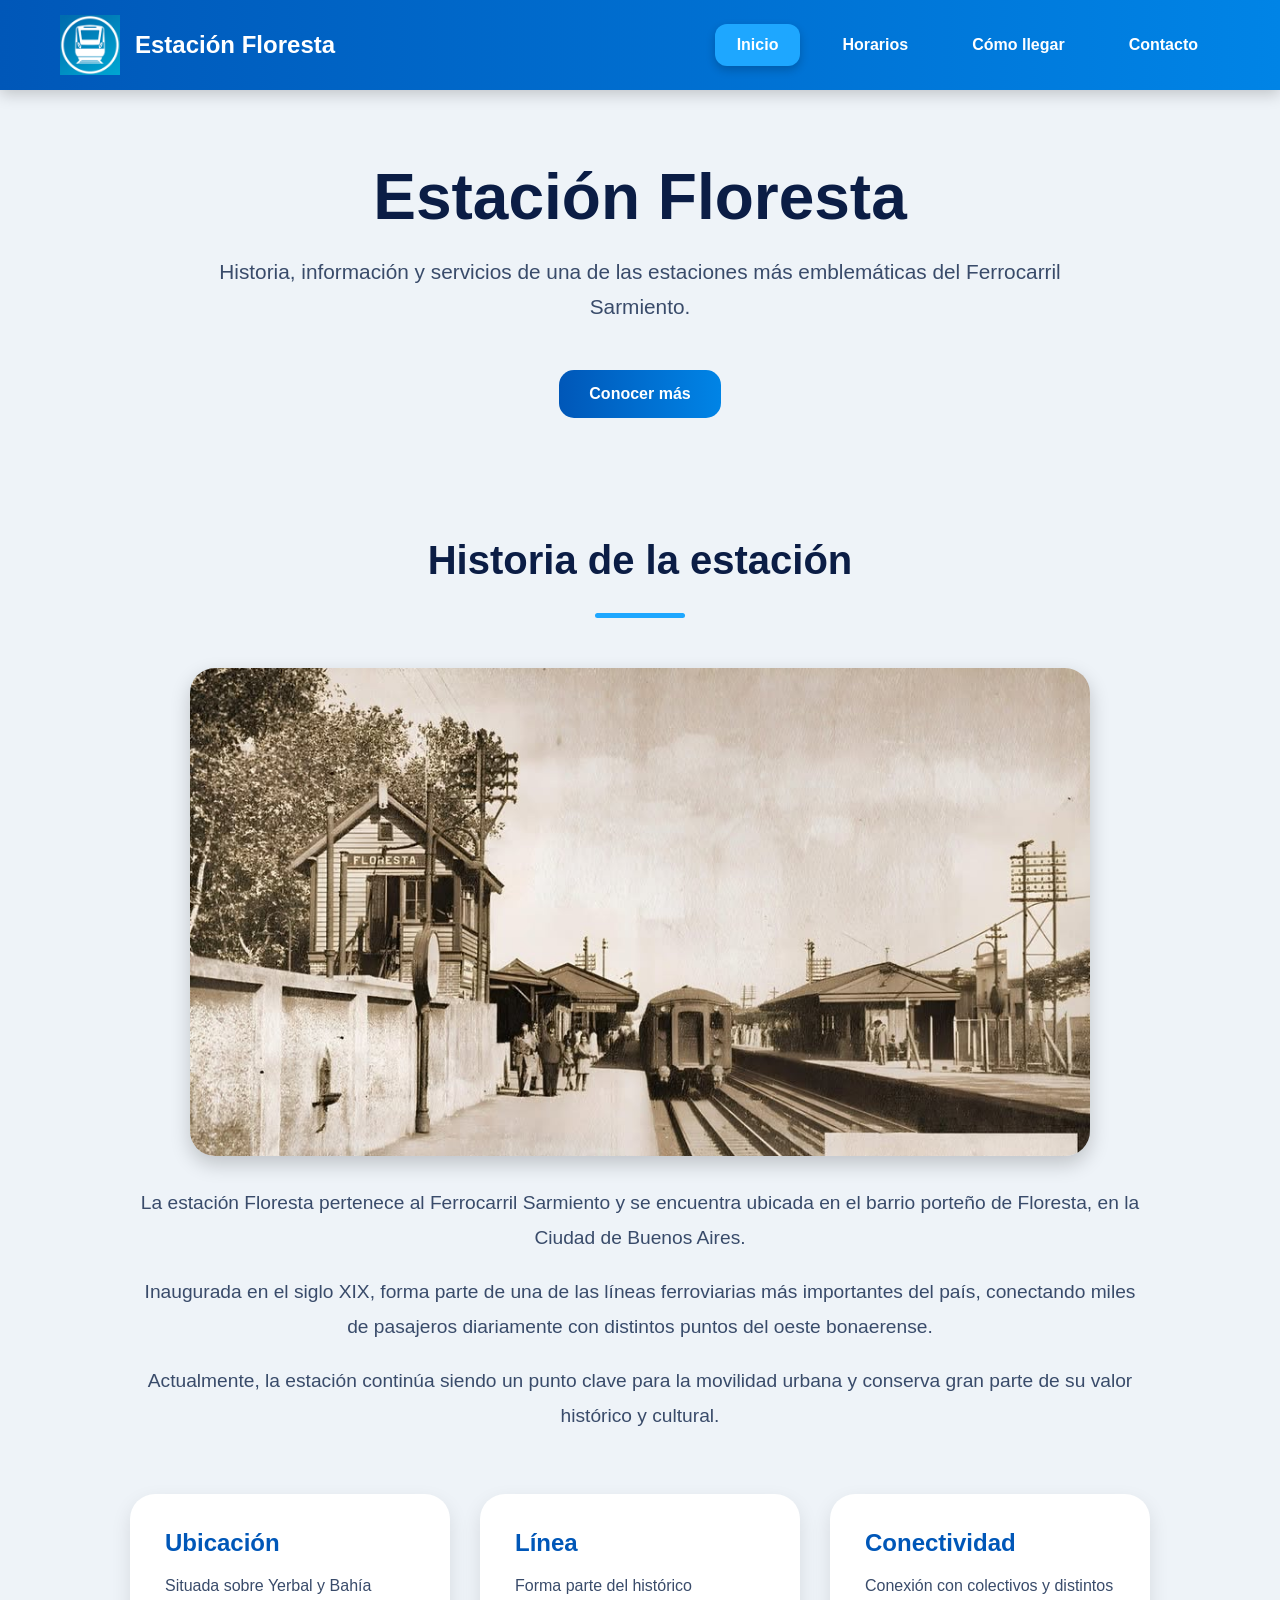
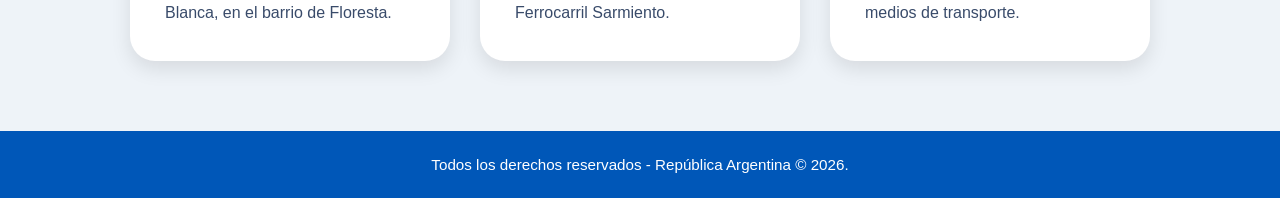
<file: index.html>
<!DOCTYPE html>
<html lang="es">

<head>
    <meta charset="UTF-8">
    <meta name="viewport"
    content="width=device-width, initial-scale=1.0">

    <title>Estación Floresta</title>
    <link rel="stylesheet" href="styles.css">
</head>

<body>
    <div class="contenedorPrincipal">

        <!-- NAVBAR -->
        <header>
            <nav class="navbar">

                <!-- LOGO -->
                <div class="logo">
                    <img src="img/image.png"
                    alt="Logo Estación Floresta">
                    <h2>Estación Floresta</h2>
                </div>

                <!-- LINKS -->
                <ul class="nav-links">
                    <li>
                        <a class="active"
                        href="index.html">
                            Inicio
                        </a>
                    </li>

                    <li>
                        <a href="Horarios.html">
                            Horarios
                        </a>
                    </li>

                    <li>
                        <a href="ComoLlegar.html">
                            Cómo llegar
                        </a>
                    </li>

                    <li>
                        <a href="Contacto.html">
                            Contacto
                        </a>
                    </li>

                </ul>

            </nav>

        </header>
        <!-- HERO -->
        <section class="hero">

            <div class="hero-contenido">

                <h1>
                    Estación Floresta
                </h1>

                <p>
                    Historia, información y servicios
                    de una de las estaciones más
                    emblemáticas del Ferrocarril
                    Sarmiento.
                </p>

                <a href="#historia"
                class="boton">
                    Conocer más
                </a>

            </div>

        </section>

        <!-- HISTORIA -->

        <section class="historia"
        id="historia">

            <h2>
                Historia de la estación
            </h2>

            <div class="linea"></div>

   <img src="img/floresta-antigua.jpg"
    alt="Estación Floresta antigua"
    class="imagen-historia">

            <p>
                La estación Floresta pertenece al
                Ferrocarril Sarmiento y se encuentra
                ubicada en el barrio porteño de
                Floresta, en la Ciudad de Buenos Aires.
            </p>

            <p>
                Inaugurada en el siglo XIX, forma parte
                de una de las líneas ferroviarias más
                importantes del país, conectando miles
                de pasajeros diariamente con distintos
                puntos del oeste bonaerense.
            </p>

            <p>
                Actualmente, la estación continúa siendo
                un punto clave para la movilidad urbana
                y conserva gran parte de su valor
                histórico y cultural.
            </p>

        </section>

        <!-- TARJETAS -->

        <section class="cards">

            <div class="card">

                <h3>
                    Ubicación
                </h3>

                <p>
                    Situada sobre Yerbal y Bahía Blanca,
                    en el barrio de Floresta.
                </p>

            </div>

            <div class="card">

                <h3>
                    Línea
                </h3>

                <p>
                    Forma parte del histórico
                    Ferrocarril Sarmiento.
                </p>

            </div>

            <div class="card">

                <h3>
                    Conectividad
                </h3>

                <p>
                    Conexión con colectivos y
                    distintos medios de transporte.
                </p>

            </div>

        </section>

        <!-- FOOTER -->

        <footer>

            Todos los derechos reservados -
            República Argentina © 2026.

        </footer>

    </div>

</body>

</html>
</file>
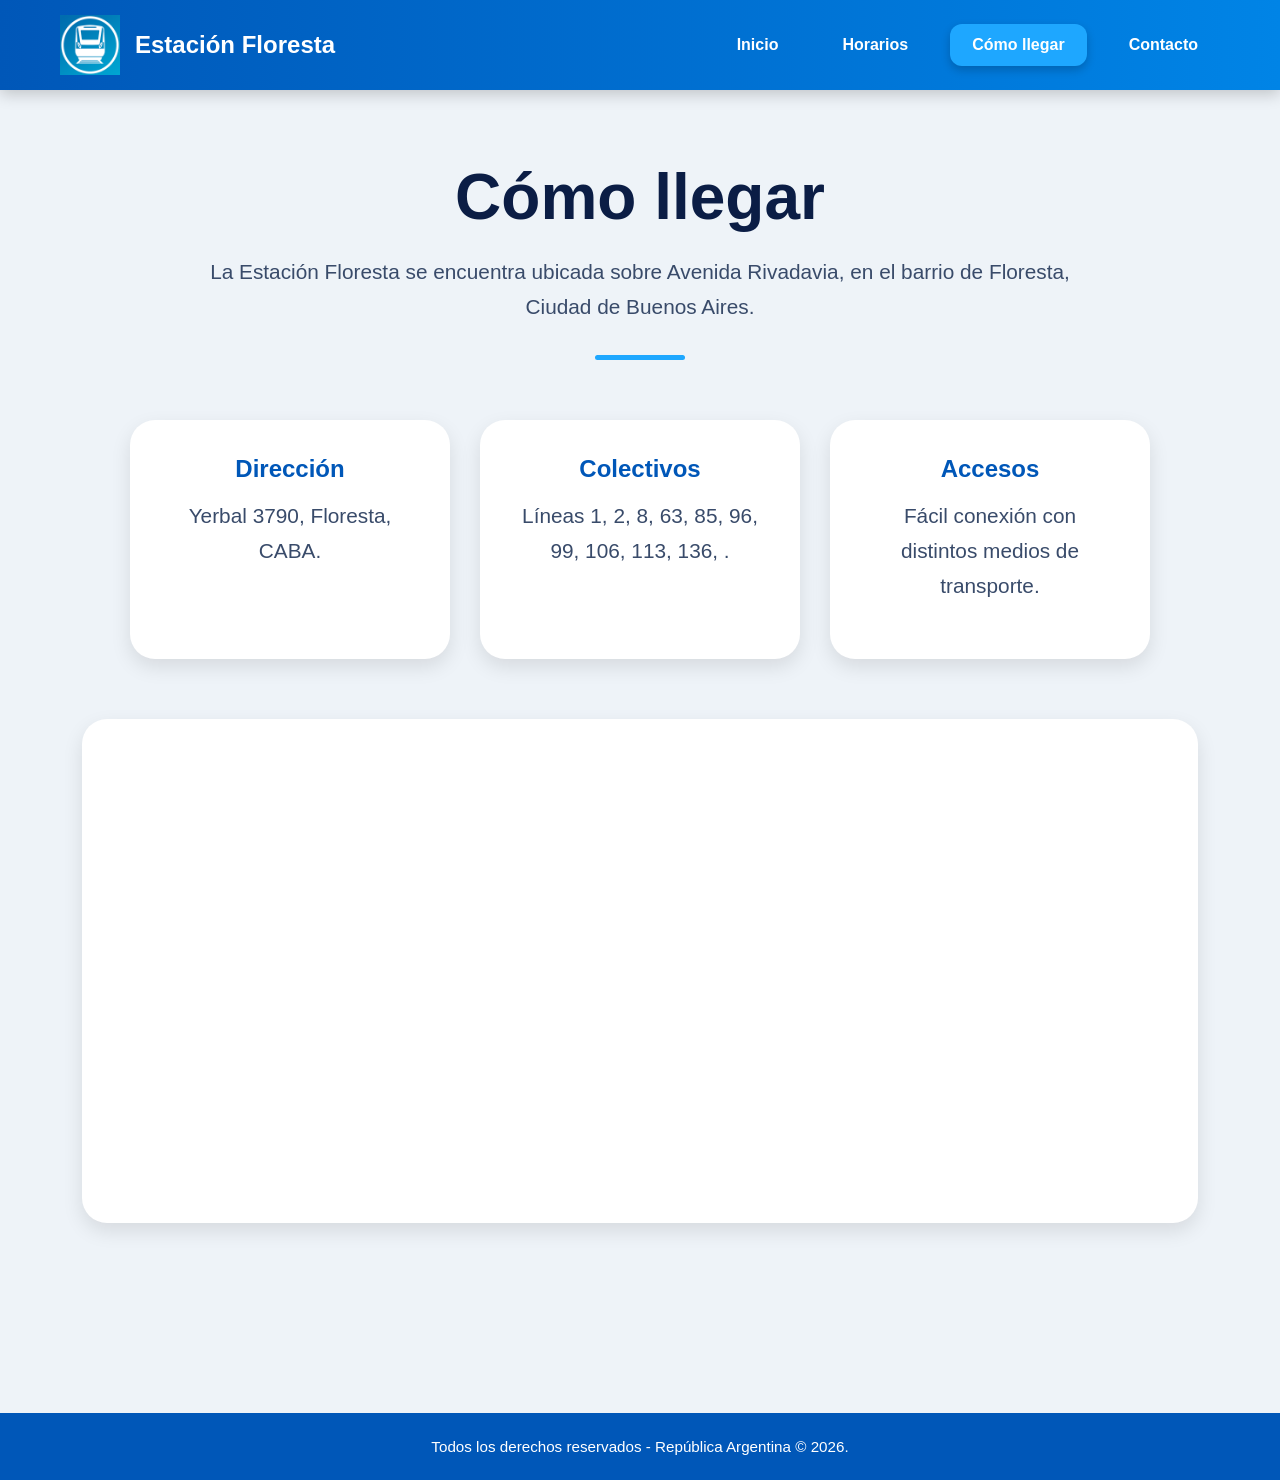
<file: Comollegar.html>
<!DOCTYPE html>
<html lang="es">

<head>

    <meta charset="UTF-8">

    <meta name="viewport"
    content="width=device-width, initial-scale=1.0">

    <title>Cómo llegar - Estación Floresta</title>

    <link rel="stylesheet" href="styles.css">

</head>

<body>

    <div class="contenedorPrincipal">

        <!-- NAVBAR -->

        <header>

            <nav class="navbar">

                <!-- LOGO -->

                <div class="logo">

                    <img src="img/image.png"
                    alt="Logo Estación Floresta">

                    <h2>Estación Floresta</h2>

                </div>

                <!-- LINKS -->

                <ul class="nav-links">

                    <li>
                        <a href="index.html">
                            Inicio
                        </a>
                    </li>

                    <li>
                        <a href="Horarios.html">
                            Horarios
                        </a>
                    </li>

                    <li>
                        <a class="active"
                        href="ComoLlegar.html">
                            Cómo llegar
                        </a>
                    </li>

                    <li>
                        <a href="Contacto.html">
                            Contacto
                        </a>
                    </li>

                </ul>

            </nav>

        </header>

        <!-- MAIN -->

        <main class="hero">

            <h1>
                Cómo llegar
            </h1>

            <p>
                La Estación Floresta se encuentra
                ubicada sobre Avenida Rivadavia,
                en el barrio de Floresta,
                Ciudad de Buenos Aires.
            </p>

            <div class="linea"></div>

            <!-- INFORMACION -->

            <section class="cards">

                <div class="card">

                    <h3>
                        Dirección
                    </h3>

                    <p>
                        Yerbal 3790,
                        Floresta, CABA.
                    </p>

                </div>

                <div class="card">

                    <h3>
                        Colectivos
                    </h3>

                    <p>
                        Líneas 1, 2, 8, 63, 85, 96, 99, 106, 113,
                        136, .
                    </p>

                </div>

                <div class="card">

                    <h3>
                        Accesos
                    </h3>

                    <p>
                        Fácil conexión con
                        distintos medios
                        de transporte.
                    </p>

                </div>

            </section>

            <!-- MAPA -->

            <div class="contenedor-mapa">

                <iframe
                src="https://www.google.com/maps?q=Estacion+Floresta&output=embed"
                width="100%"
                height="450"
                style="border:0;"
                allowfullscreen=""
                loading="lazy">
                </iframe>

            </div>

        </main>

        <!-- FOOTER -->

        <footer>

            Todos los derechos reservados -
            República Argentina © 2026.

        </footer>

    </div>

</body>

</html>
</file>
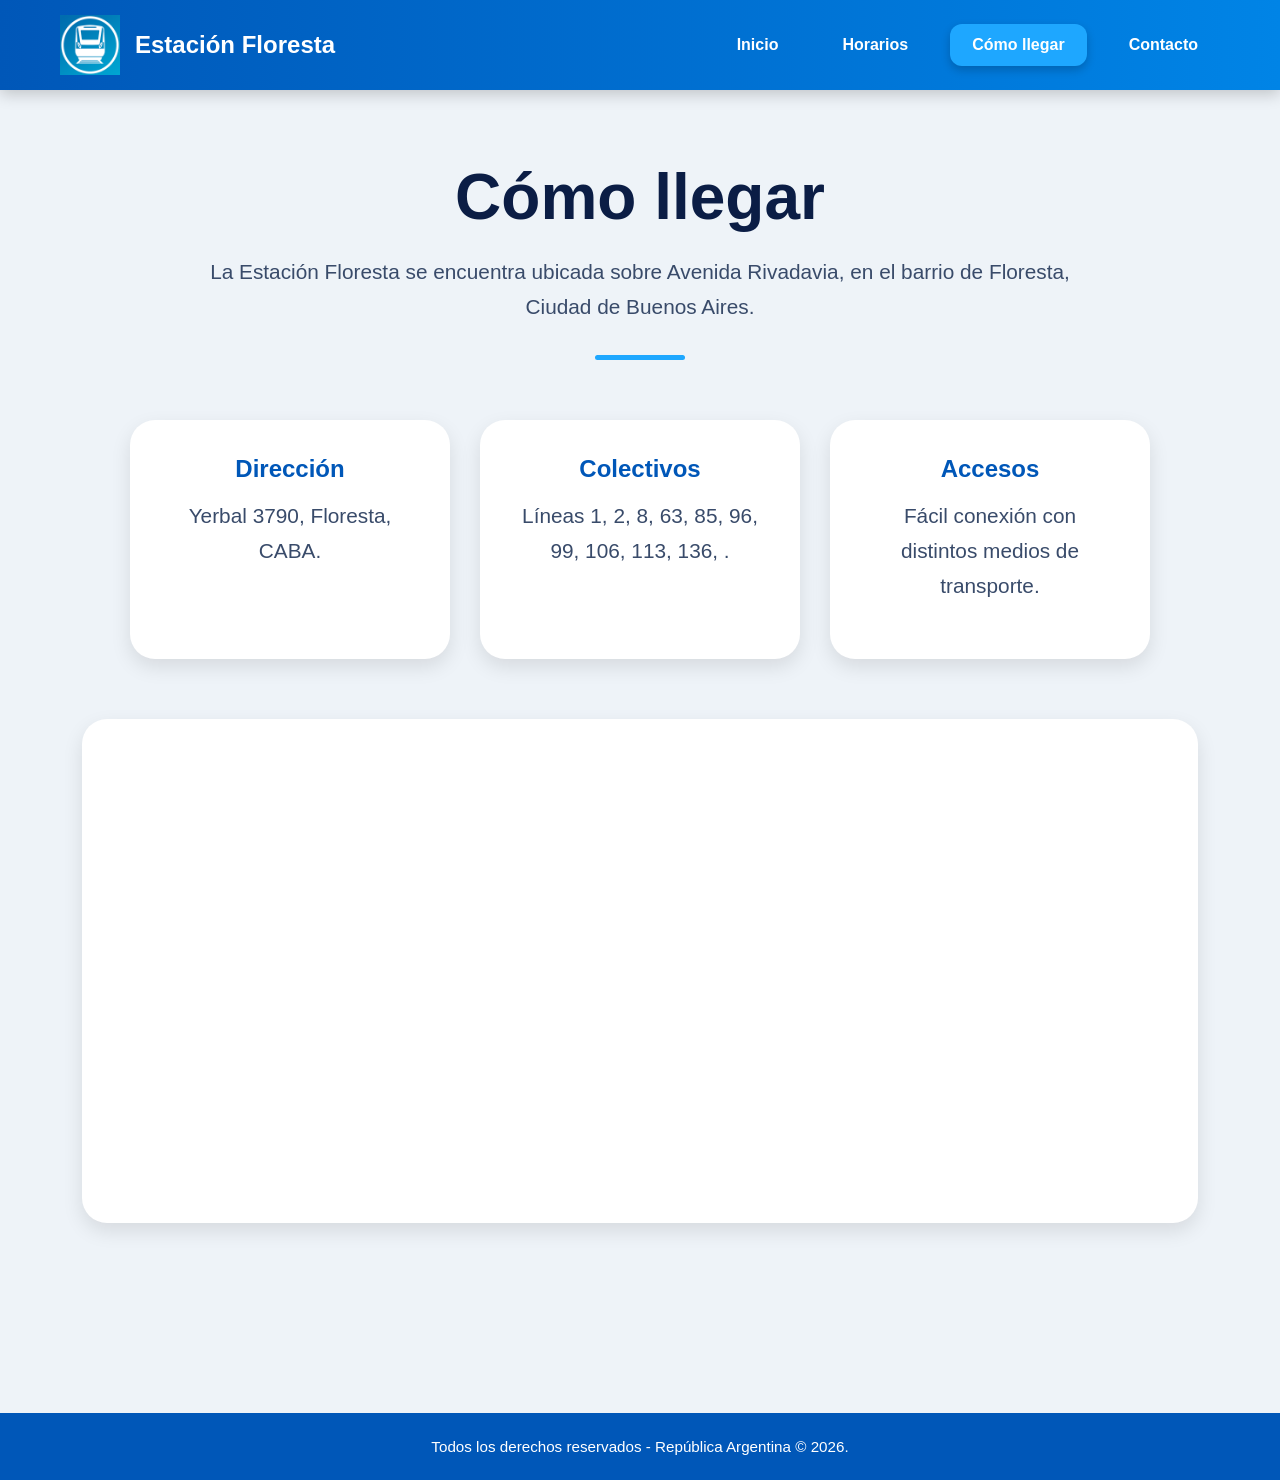
<file: ComoLlegar.html>
<!DOCTYPE html>
<html lang="es">

<head>

    <meta charset="UTF-8">

    <meta name="viewport"
    content="width=device-width, initial-scale=1.0">

    <title>Cómo llegar - Estación Floresta</title>

    <link rel="stylesheet" href="styles.css">

</head>

<body>

    <div class="contenedorPrincipal">

        <!-- NAVBAR -->

        <header>

            <nav class="navbar">

                <!-- LOGO -->

                <div class="logo">

                    <img src="img/image.png"
                    alt="Logo Estación Floresta">

                    <h2>Estación Floresta</h2>

                </div>

                <!-- LINKS -->

                <ul class="nav-links">

                    <li>
                        <a href="index.html">
                            Inicio
                        </a>
                    </li>

                    <li>
                        <a href="Horarios.html">
                            Horarios
                        </a>
                    </li>

                    <li>
                        <a class="active"
                        href="ComoLlegar.html">
                            Cómo llegar
                        </a>
                    </li>

                    <li>
                        <a href="Contacto.html">
                            Contacto
                        </a>
                    </li>

                </ul>

            </nav>

        </header>

        <!-- MAIN -->

        <main class="hero">

            <h1>
                Cómo llegar
            </h1>

            <p>
                La Estación Floresta se encuentra
                ubicada sobre Avenida Rivadavia,
                en el barrio de Floresta,
                Ciudad de Buenos Aires.
            </p>

            <div class="linea"></div>

            <!-- INFORMACION -->

            <section class="cards">

                <div class="card">

                    <h3>
                        Dirección
                    </h3>

                    <p>
                        Yerbal 3790,
                        Floresta, CABA.
                    </p>

                </div>

                <div class="card">

                    <h3>
                        Colectivos
                    </h3>

                    <p>
                        Líneas 1, 2, 8, 63, 85, 96, 99, 106, 113,
                        136, .
                    </p>

                </div>

                <div class="card">

                    <h3>
                        Accesos
                    </h3>

                    <p>
                        Fácil conexión con
                        distintos medios
                        de transporte.
                    </p>

                </div>

            </section>

            <!-- MAPA -->

            <div class="contenedor-mapa">

                <iframe
                src="https://www.google.com/maps?q=Estacion+Floresta&output=embed"
                width="100%"
                height="450"
                style="border:0;"
                allowfullscreen=""
                loading="lazy">
                </iframe>

            </div>

        </main>

        <!-- FOOTER -->

        <footer>

            Todos los derechos reservados -
            República Argentina © 2026.

        </footer>

    </div>

</body>

</html>
</file>
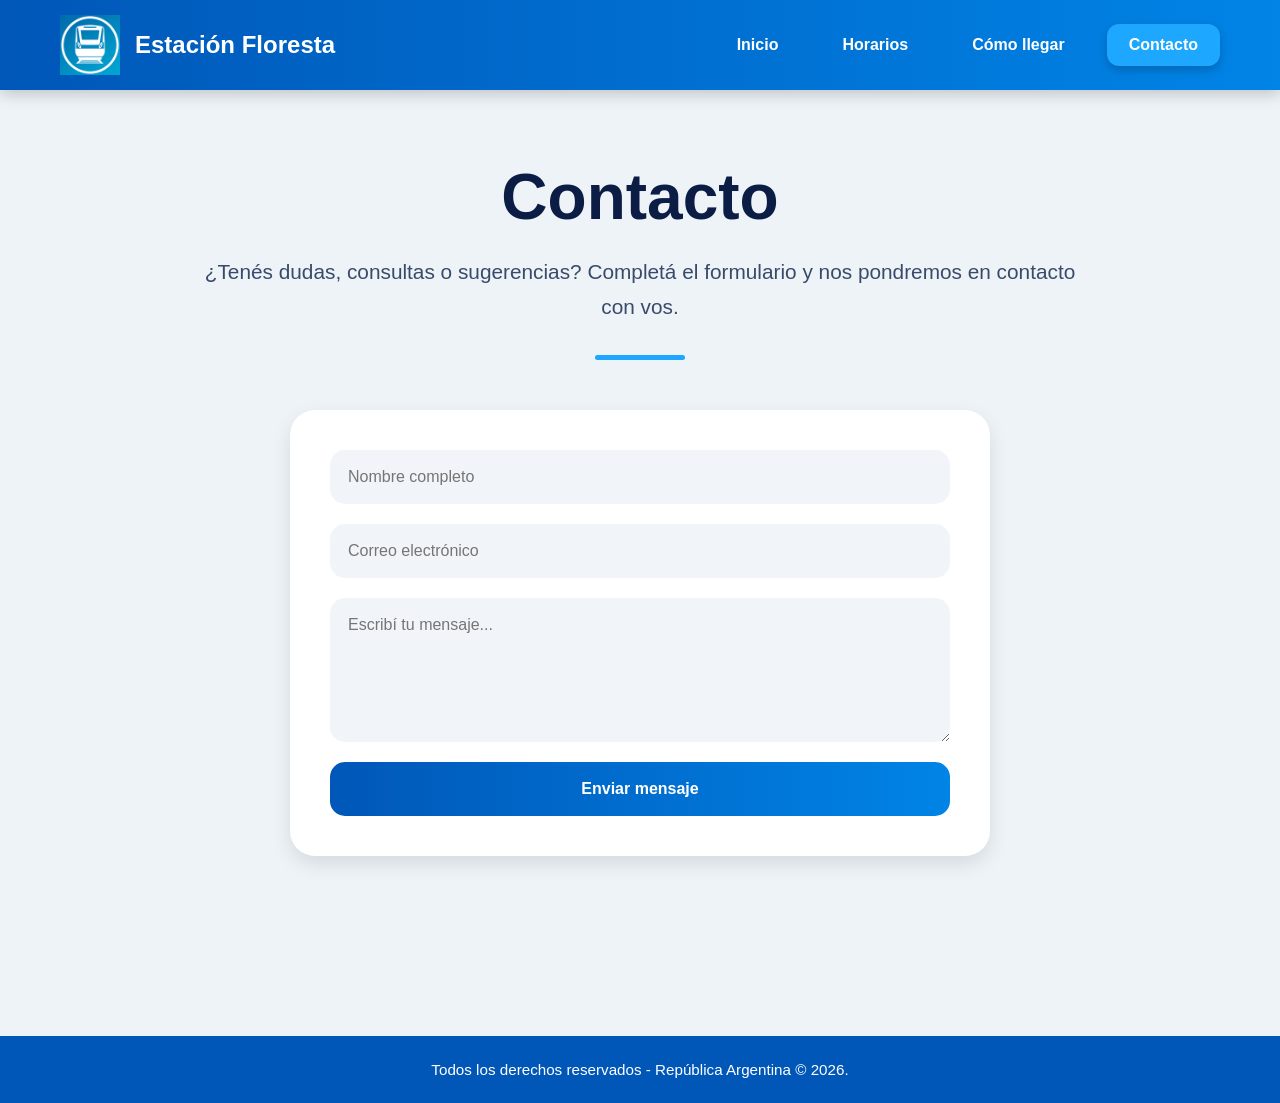
<file: Contacto.html>
<!DOCTYPE html>
<html lang="es">

<head>

    <meta charset="UTF-8">

    <meta name="viewport"
    content="width=device-width, initial-scale=1.0">

    <title>Contacto - Estación Floresta</title>

    <link rel="stylesheet" href="styles.css">

</head>

<body>

    <div class="contenedorPrincipal">

        <!-- NAVBAR -->

        <header>

            <nav class="navbar">

                <!-- LOGO -->

                <div class="logo">

                    <img src="img/image.png"
                    alt="Logo Estación Floresta">

                    <h2>Estación Floresta</h2>

                </div>

                <!-- LINKS -->

                <ul class="nav-links">

                    <li>
                        <a href="index.html">
                            Inicio
                        </a>
                    </li>

                    <li>
                        <a href="Horarios.html">
                            Horarios
                        </a>
                    </li>

                    <li>
                        <a href="ComoLlegar.html">
                            Cómo llegar
                        </a>
                    </li>

                    <li>
                        <a class="active"
                        href="Contacto.html">
                            Contacto
                        </a>
                    </li>

                </ul>

            </nav>

        </header>

        <!-- MAIN -->

        <main class="hero">

            <h1>
                Contacto
            </h1>

            <p>
                ¿Tenés dudas, consultas o sugerencias?
                Completá el formulario y nos pondremos
                en contacto con vos.
            </p>

            <div class="linea"></div>

            <!-- FORMULARIO -->

            <form class="formulario-contacto">

                <input type="text"
                placeholder="Nombre completo"
                required>

                <input type="email"
                placeholder="Correo electrónico"
                required>

                <textarea
                placeholder="Escribí tu mensaje..."
                rows="6"
                required></textarea>

                <button type="submit">
                    Enviar mensaje
                </button>

            </form>

        </main>

        <!-- FOOTER -->

        <footer>

            Todos los derechos reservados -
            República Argentina © 2026.

        </footer>

    </div>

</body>

</html>
</file>
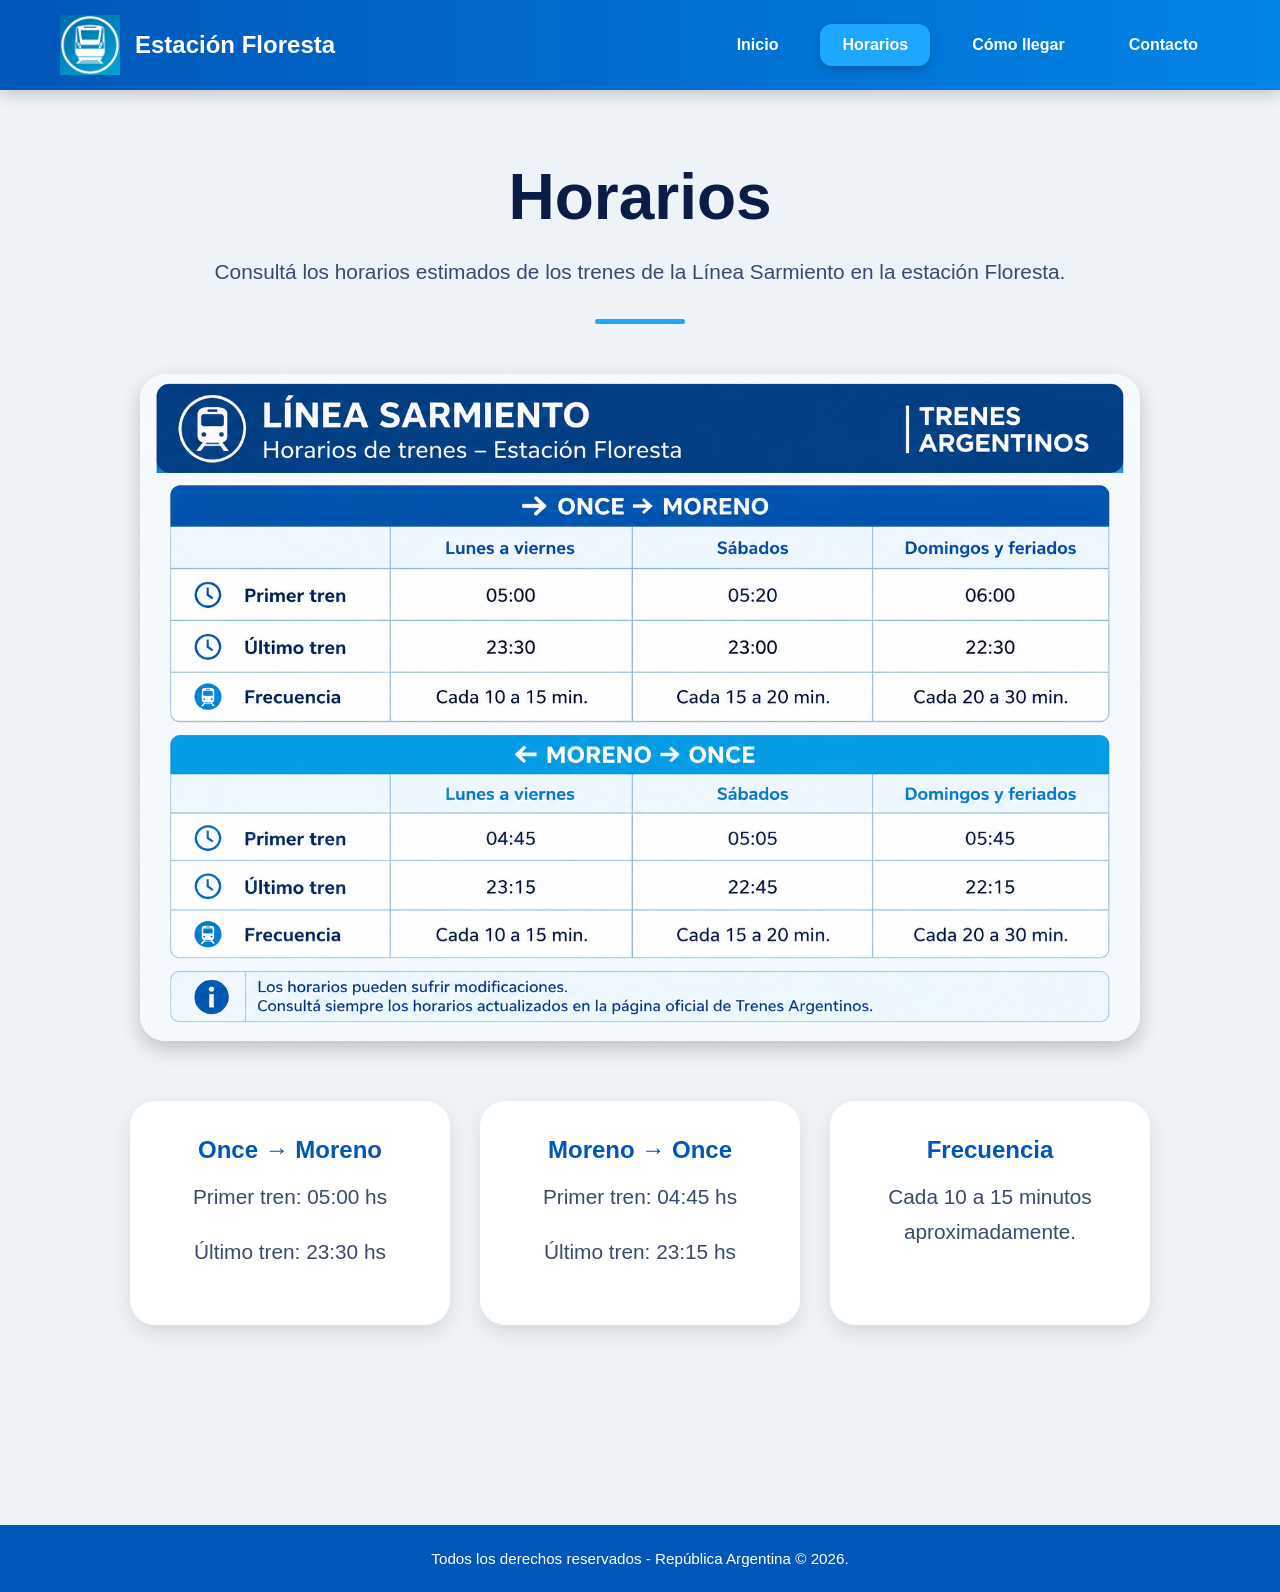
<file: Horarios.html>
<!DOCTYPE html>
<html lang="es">

<head>

    <meta charset="UTF-8">

    <meta name="viewport"
    content="width=device-width, initial-scale=1.0">

    <title>Horarios - Estación Floresta</title>

    <link rel="stylesheet" href="styles.css">

</head>

<body>

    <div class="contenedorPrincipal">

        <!-- NAVBAR -->

        <header>

            <nav class="navbar">

                <!-- LOGO -->

                <div class="logo">

                    <img src="img/image.png"
                    alt="Logo Estación Floresta">

                    <h2>Estación Floresta</h2>

                </div>

                <!-- LINKS -->

                <ul class="nav-links">

                    <li>
                        <a href="index.html">
                            Inicio
                        </a>
                    </li>

                    <li>
                        <a class="active"
                        href="Horarios.html">
                            Horarios
                        </a>
                    </li>

                    <li>
                        <a href="ComoLlegar.html">
                            Cómo llegar
                        </a>
                    </li>

                    <li>
                        <a href="Contacto.html">
                            Contacto
                        </a>
                    </li>

                </ul>

            </nav>

        </header>

        <!-- MAIN -->

        <main class="hero">

            <h1>
                Horarios
            </h1>

            <p>
                Consultá los horarios estimados
                de los trenes de la Línea Sarmiento
                en la estación Floresta.
            </p>

            <div class="linea"></div>

<div class="tabla-horarios">

    <img src="img/horarios.png"
    alt="Tabla de horarios Tren Sarmiento">

</div>

            <!-- TARJETAS HORARIOS -->

            <section class="cards">

                <div class="card">

                    <h3>
                        Once → Moreno
                    </h3>

                    <p>
                        Primer tren: 05:00 hs
                    </p>

                    <p>
                        Último tren: 23:30 hs
                    </p>

                </div>

                <div class="card">

                    <h3>
                        Moreno → Once
                    </h3>

                    <p>
                        Primer tren: 04:45 hs
                    </p>

                    <p>
                        Último tren: 23:15 hs
                    </p>

                </div>

                <div class="card">

                    <h3>
                        Frecuencia
                    </h3>

                    <p>
                        Cada 10 a 15 minutos
                        aproximadamente.
                    </p>

                </div>

            </section>

        </main>

        <!-- FOOTER -->

        <footer>

            Todos los derechos reservados -
            República Argentina © 2026.

        </footer>

    </div>

</body>

</html>
</file>
<file: styles.css>
/* =========================
        RESET
========================= */

*{
    margin:0;
    padding:0;
    box-sizing:border-box;
    font-family:'Segoe UI', sans-serif;
}

/* =========================
        BODY
========================= */

body{
    background:#eef3f8;
    color:#0b1d45;
}

/* =========================
        NAVBAR
========================= */

.navbar{

    width:100%;
    height:90px;

    background:linear-gradient(90deg,#0057b8,#0084e6);

    display:flex;
    justify-content:space-between;
    align-items:center;

    padding:0 60px;

    box-shadow:0 4px 15px rgba(0,0,0,0.20);

    position:sticky;
    top:0;

    z-index:1000;
}

/* =========================
        LOGO
========================= */

.logo{
    display:flex;
    align-items:center;
    gap:15px;
}

.logo img{
    width:60px;
    height:60px;

    object-fit:contain;
}

.logo h2{
    color:white;

    font-size:1.5rem;

    font-weight:700;
}

/* =========================
        LINKS
========================= */

.nav-links{

    display:flex;

    align-items:center;

    list-style:none;

    gap:20px;
}

.nav-links li{

    display:flex;
    align-items:center;
}

.nav-links a{

    color:white;

    text-decoration:none;

    padding:12px 22px;

    border-radius:12px;

    font-size:1rem;

    font-weight:600;

    transition:0.3s;

    display:inline-flex;

    align-items:center;
    justify-content:center;
}

/* HOVER */

.nav-links a:hover{

    background:rgba(255,255,255,0.15);
}

/* ACTIVE */

.nav-links a.active{

    background:#1ea7ff;

    box-shadow:0 4px 10px rgba(0,0,0,0.20);
}

/* =========================
        HERO
========================= */

.hero{

    text-align:center;

    padding:70px 20px;
}

/* TITULOS */

.hero h1{

    font-size:4rem;

    margin-bottom:20px;

    color:#0b1d45;
}

/* TEXTOS */

.hero p{

    font-size:1.3rem;

    color:#394b6a;

    max-width:900px;

    margin:0 auto 20px auto;

    line-height:1.7;
}

/* =========================
        LINEA
========================= */

.linea{

    width:90px;
    height:5px;

    background:#1ea7ff;

    margin:30px auto 50px auto;

    border-radius:10px;
}

/* =========================
        HERO INICIO
========================= */

.hero-contenido{

    width:100%;

    max-width:900px;

    margin:auto;
}

/* BOTON */

.boton{

    display:inline-block;

    margin-top:25px;

    background:linear-gradient(90deg,#0057b8,#0084e6);

    color:white;

    text-decoration:none;

    padding:15px 30px;

    border-radius:15px;

    font-weight:600;

    transition:0.3s;
}

.boton:hover{

    transform:translateY(-2px);

    box-shadow:0 8px 18px rgba(0,0,0,0.20);
}

/* =========================
        HISTORIA
========================= */

.historia{

    width:90%;

    max-width:1000px;

    margin:50px auto;

    text-align:center;
}

.historia h2{

    font-size:2.5rem;

    margin-bottom:15px;
}

.historia p{

    font-size:1.2rem;

    line-height:1.8;

    color:#394b6a;

    margin-bottom:20px;
}

/* =========================
        CARDS
========================= */

.cards{

    width:90%;

    max-width:1200px;

    margin:60px auto;

    display:flex;

    justify-content:center;

    gap:30px;

    flex-wrap:wrap;
}

/* CARD */

.card{

    background:white;

    width:320px;

    padding:35px;

    border-radius:25px;

    box-shadow:0 8px 20px rgba(0,0,0,0.10);

    transition:0.3s;
}

.card:hover{

    transform:translateY(-5px);
}

/* TITULO CARD */

.card h3{

    font-size:1.5rem;

    margin-bottom:15px;

    color:#0057b8;
}

/* TEXTO CARD */

.card p{

    color:#394b6a;

    line-height:1.7;
}

/* =========================
        MAPA
========================= */

.contenedor-mapa{

    width:90%;

    max-width:1200px;

    margin:50px auto;

    background:white;

    padding:25px;

    border-radius:25px;

    box-shadow:0 8px 20px rgba(0,0,0,0.10);
}

.contenedor-mapa iframe{

    border-radius:20px;
}

/* =========================
      FORMULARIO
========================= */

.formulario-contacto{

    width:100%;

    max-width:700px;

    margin:40px auto;

    display:flex;

    flex-direction:column;

    gap:20px;

    background:white;

    padding:40px;

    border-radius:25px;

    box-shadow:0 8px 20px rgba(0,0,0,0.10);
}

/* INPUTS */

.formulario-contacto input,
.formulario-contacto textarea{

    width:100%;

    padding:18px;

    border:none;

    border-radius:15px;

    background:#f1f5fa;

    font-size:1rem;

    outline:none;

    transition:0.3s;
}

/* FOCUS */

.formulario-contacto input:focus,
.formulario-contacto textarea:focus{

    background:white;

    box-shadow:0 0 0 3px #1ea7ff55;
}

/* BOTON */

.formulario-contacto button{

    background:linear-gradient(90deg,#0057b8,#0084e6);

    color:white;

    border:none;

    padding:18px;

    border-radius:15px;

    font-size:1rem;

    font-weight:600;

    cursor:pointer;

    transition:0.3s;
}

/* HOVER BOTON */

.formulario-contacto button:hover{

    transform:translateY(-2px);

    box-shadow:0 8px 18px rgba(0,0,0,0.20);
}

/* =========================
        FOOTER
========================= */

footer{

    margin-top:70px;

    background:#0057b8;

    color:white;

    text-align:center;

    padding:25px;

    font-size:0.95rem;
}

/* =========================
      RESPONSIVE
========================= */

@media(max-width:900px){

    .navbar{

        flex-direction:column;

        height:auto;

        padding:20px;
    }

    .nav-links{

        flex-wrap:wrap;

        justify-content:center;

        margin-top:20px;
    }

    .hero h1{

        font-size:2.8rem;
    }

    .hero p{

        font-size:1.1rem;
    }
}
/* IMAGEN HISTORIA */

.imagen-historia{

    width:100%;

    max-width:900px;

    border-radius:25px;

    margin:30px auto;

    display:block;

    box-shadow:0 8px 20px rgba(0,0,0,0.20);
}

/* TABLA HORARIOS */

.tabla-horarios{

    width:100%;

    display:flex;

    justify-content:center;

    margin-top:40px;
}

.tabla-horarios img{

    width:90%;

    max-width:1000px;

    border-radius:25px;

    box-shadow:0 8px 20px rgba(0,0,0,0.20);
}
</file>
